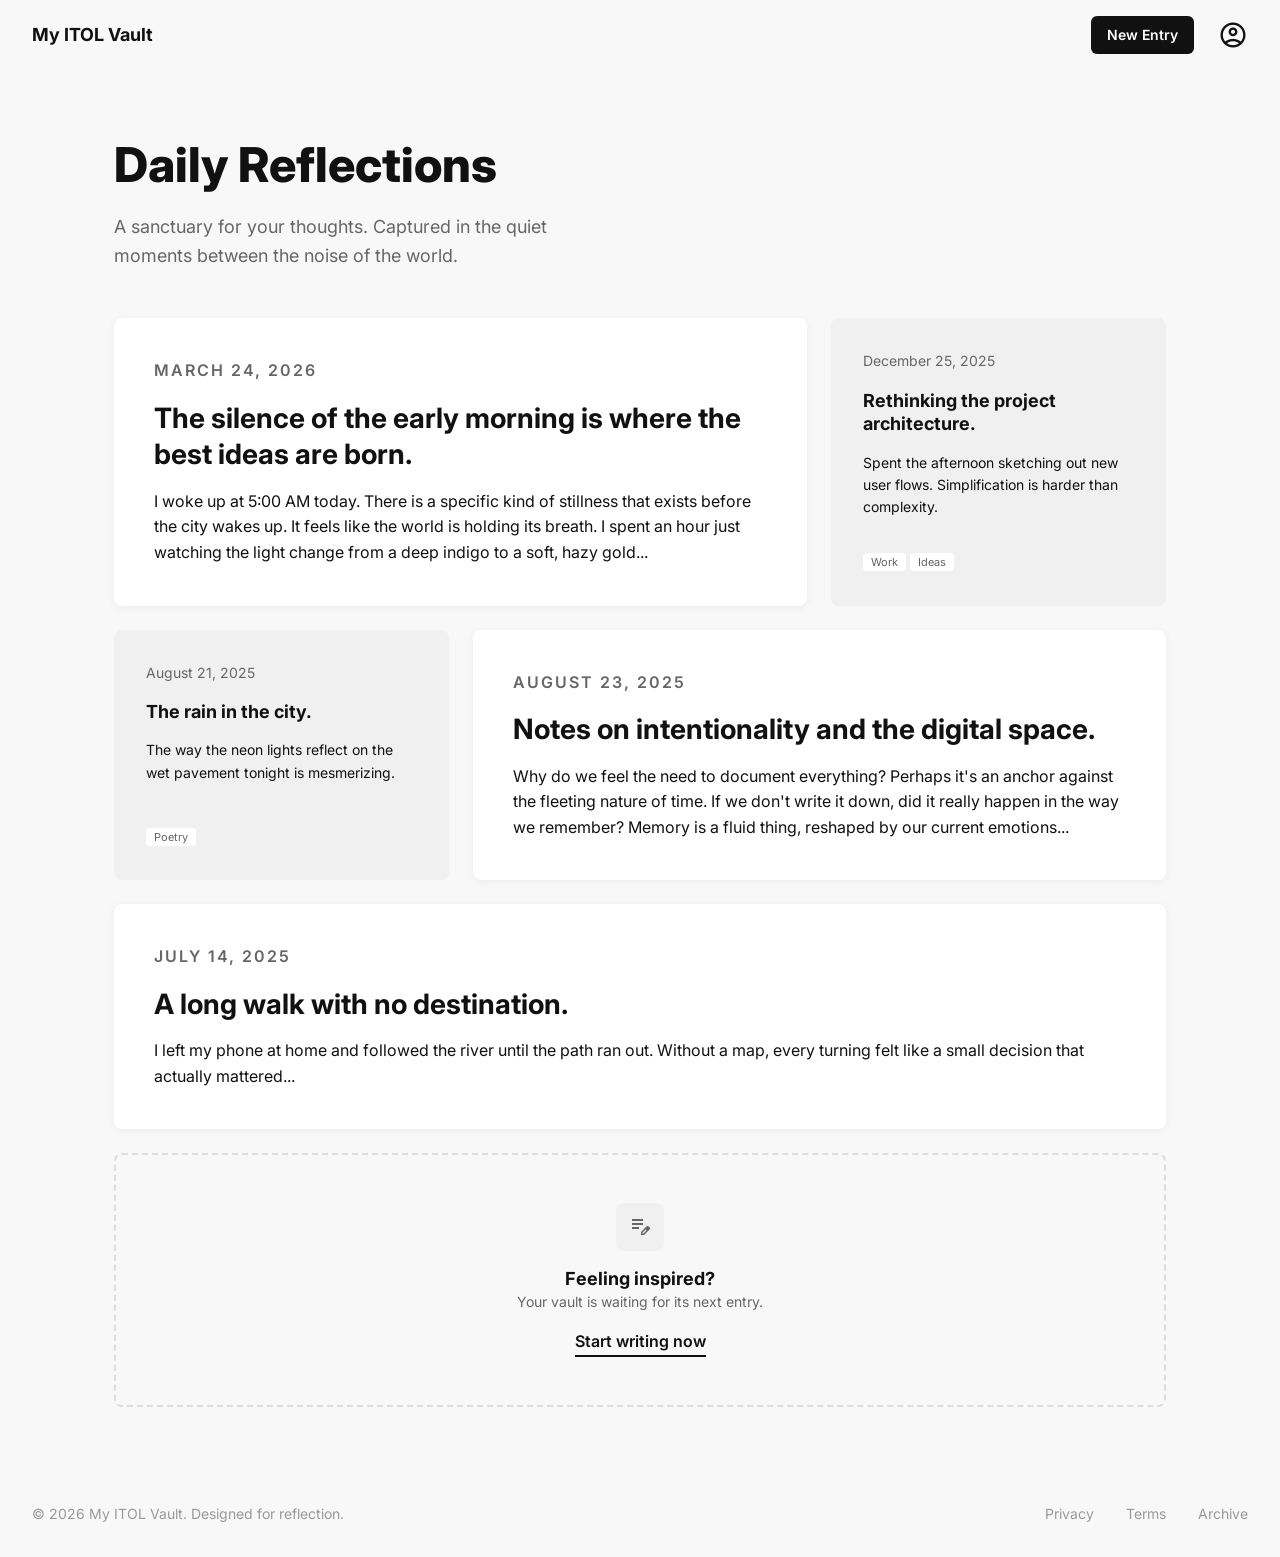
<file: index.html>
<!DOCTYPE html>
<html lang="en">
<head>
  <meta charset="UTF-8">
  <meta name="viewport" content="width=device-width, initial-scale=1.0">
  <title>My ITOL Vault</title>
  <link rel="stylesheet" href="https://fonts.googleapis.com/css2?family=Inter:wght@400;600;700;800&display=swap">
  <link rel="stylesheet" href="https://fonts.googleapis.com/css2?family=Material+Symbols+Outlined">
  <link rel="stylesheet" href="css/styles.css">
</head>
<body>
  <header>
    <a href="index.html" class="logo">My ITOL Vault</a>
    <div class="header-right">
      <a href="new-entry.html" class="button">New Entry</a>
      <a href="vault.html" class="profile-icon material-symbols-outlined" aria-label="My Vault">account_circle</a>
    </div>
  </header>

  <main class="container">
    <section class="intro">
      <h1>Daily Reflections</h1>
      <p>A sanctuary for your thoughts. Captured in the quiet moments between the noise of the world.</p>
    </section>

    <!-- Placeholder cards. These get replaced by saved entries in Milestone 4. -->
    <section class="card-grid">
      <article class="card wide">
        <p class="date">March 24, 2026</p>
        <h2>The silence of the early morning is where the best ideas are born.</h2>
        <p>I woke up at 5:00 AM today. There is a specific kind of stillness that exists before the city wakes up. It feels like the world is holding its breath. I spent an hour just watching the light change from a deep indigo to a soft, hazy gold...</p>
      </article>

      <article class="card">
        <p class="date">December 25, 2025</p>
        <h2>Rethinking the project architecture.</h2>
        <p>Spent the afternoon sketching out new user flows. Simplification is harder than complexity.</p>
        <div class="tags">
          <span class="tag">Work</span>
          <span class="tag">Ideas</span>
        </div>
      </article>

      <article class="card">
        <p class="date">August 21, 2025</p>
        <h2>The rain in the city.</h2>
        <p>The way the neon lights reflect on the wet pavement tonight is mesmerizing.</p>
        <div class="tags">
          <span class="tag">Poetry</span>
        </div>
      </article>

      <article class="card wide">
        <p class="date">August 23, 2025</p>
        <h2>Notes on intentionality and the digital space.</h2>
        <p>Why do we feel the need to document everything? Perhaps it's an anchor against the fleeting nature of time. If we don't write it down, did it really happen in the way we remember? Memory is a fluid thing, reshaped by our current emotions...</p>
      </article>

      <article class="card wide full">
        <p class="date">July 14, 2025</p>
        <h2>A long walk with no destination.</h2>
        <p>I left my phone at home and followed the river until the path ran out. Without a map, every turning felt like a small decision that actually mattered...</p>
      </article>
    </section>

    <section class="inspire-box">
      <span class="inspire-icon material-symbols-outlined">edit_note</span>
      <h2>Feeling inspired?</h2>
      <p>Your vault is waiting for its next entry.</p>
      <a href="new-entry.html" class="underline-link">Start writing now</a>
    </section>
  </main>

  <footer>
    <p>&copy; 2026 My ITOL Vault. Designed for reflection.</p>
    <div>
      <a href="#">Privacy</a>
      <a href="#">Terms</a>
      <a href="vault.html">Archive</a>
    </div>
  </footer>
</body>
</html>
</file>
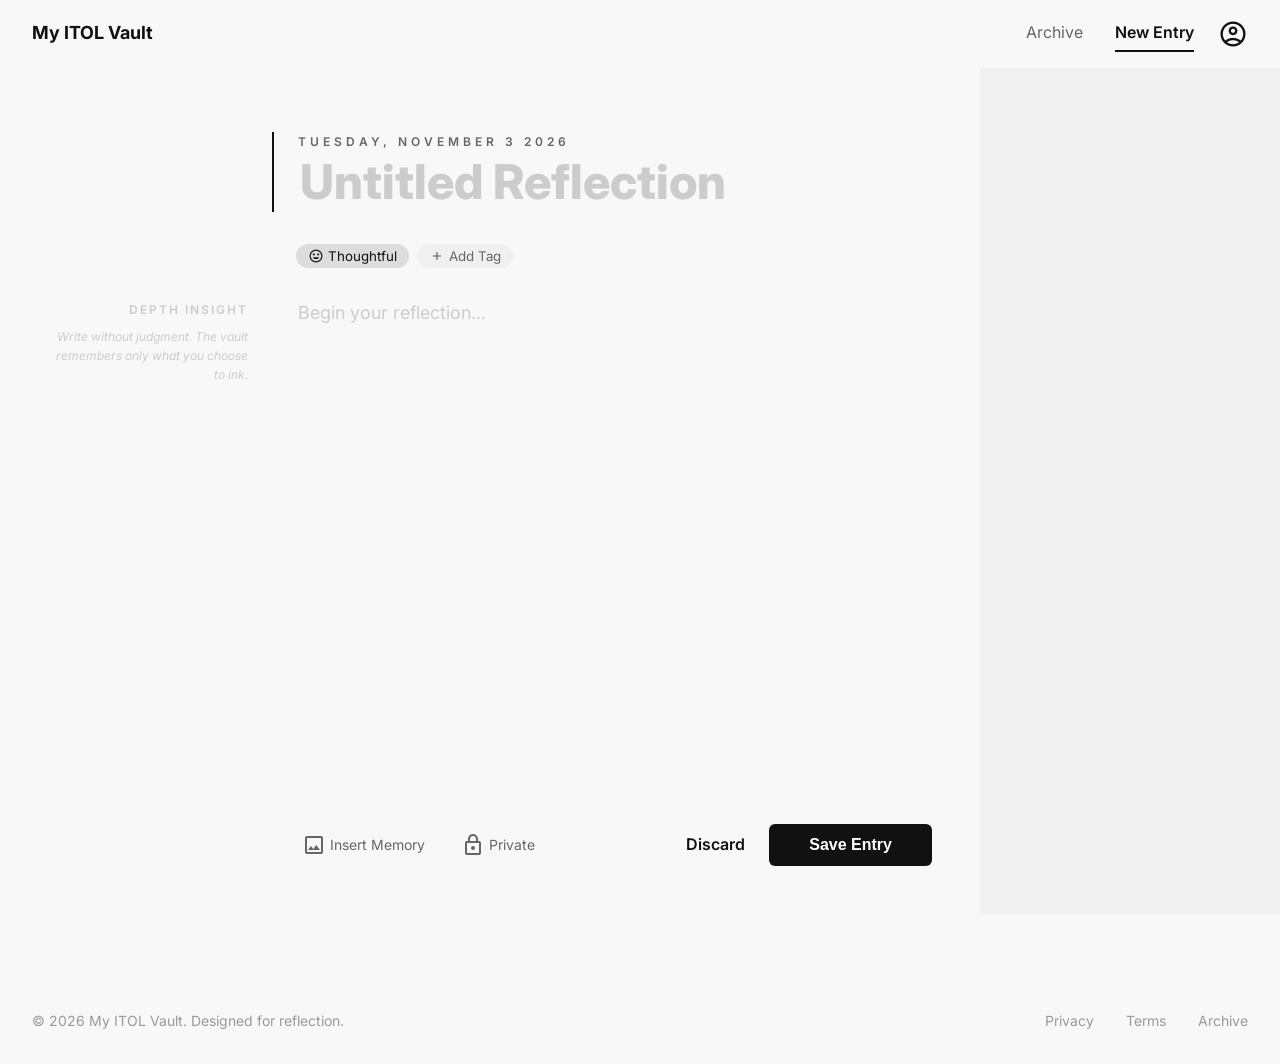
<file: new-entry.html>
<!DOCTYPE html>
<html lang="en">
<head>
  <meta charset="UTF-8">
  <meta name="viewport" content="width=device-width, initial-scale=1.0">
  <title>New Entry - My ITOL Vault</title>
  <link rel="stylesheet" href="https://fonts.googleapis.com/css2?family=Inter:wght@400;600;700;800&display=swap">
  <link rel="stylesheet" href="https://fonts.googleapis.com/css2?family=Material+Symbols+Outlined">
  <link rel="stylesheet" href="css/styles.css">
</head>
<body>
  <header>
    <a href="index.html" class="logo">My ITOL Vault</a>
    <div class="header-right">
      <nav>
        <a href="vault.html" class="nav-link">Archive</a>
        <a href="new-entry.html" class="nav-link active">New Entry</a>
      </nav>
      <a href="vault.html" class="profile-icon material-symbols-outlined" aria-label="My Vault">account_circle</a>
    </div>
  </header>

  <main class="editor-page">
    <form class="editor-form" id="entry-form">
      <div class="editor-heading">
        <p class="date">Tuesday, November 3 2026</p>
        <input type="text" id="entry-title" class="title-input" placeholder="Untitled Reflection" aria-label="Title">
      </div>

      <div class="mood-buttons">
        <button type="button" class="mood-button selected">
          <span class="material-symbols-outlined">mood</span> Thoughtful
        </button>
        <button type="button" class="mood-button">
          <span class="material-symbols-outlined">add</span> Add Tag
        </button>
      </div>

      <div class="writing-area">
        <div class="tip">
          <p class="tip-title">Depth insight</p>
          <p class="tip-text">Write without judgment. The vault remembers only what you choose to ink.</p>
        </div>
        <textarea id="entry-body" class="body-input" placeholder="Begin your reflection..." aria-label="Reflection"></textarea>
      </div>

      <div class="toolbar">
        <div>
          <button type="button" class="tool-button">
            <span class="material-symbols-outlined">image</span> Insert Memory
          </button>
          <button type="button" class="tool-button">
            <span class="material-symbols-outlined">lock</span> Private
          </button>
        </div>
        <div>
          <a href="index.html">Discard</a>
          <button type="submit" id="save-entry" class="button save-button">Save Entry</button>
        </div>
      </div>
    </form>

    <div class="editor-side"></div>
  </main>

  <footer>
    <p>&copy; 2026 My ITOL Vault. Designed for reflection.</p>
    <div>
      <a href="#">Privacy</a>
      <a href="#">Terms</a>
      <a href="vault.html">Archive</a>
    </div>
  </footer>
</body>
</html>
</file>
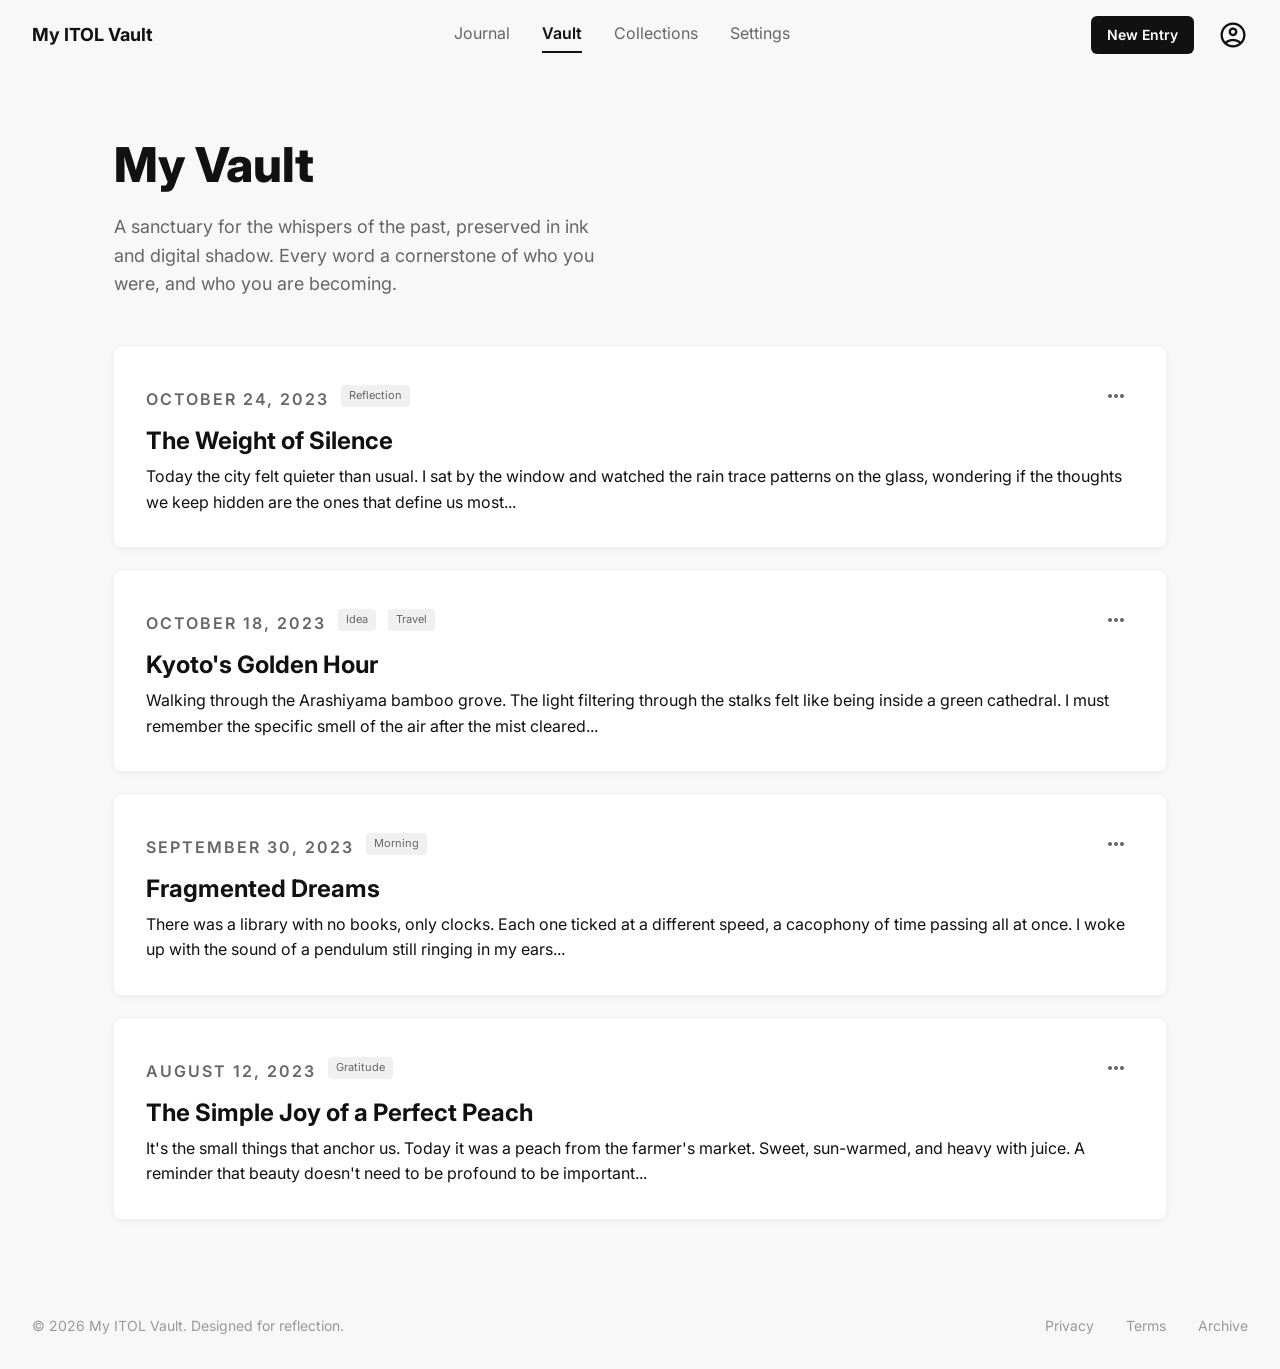
<file: vault.html>
<!DOCTYPE html>
<html lang="en">
<head>
  <meta charset="UTF-8">
  <meta name="viewport" content="width=device-width, initial-scale=1.0">
  <title>My Vault - My ITOL Vault</title>
  <link rel="stylesheet" href="https://fonts.googleapis.com/css2?family=Inter:wght@400;600;700;800&display=swap">
  <link rel="stylesheet" href="https://fonts.googleapis.com/css2?family=Material+Symbols+Outlined">
  <link rel="stylesheet" href="css/styles.css">
</head>
<body>
  <header>
    <a href="index.html" class="logo">My ITOL Vault</a>
    <nav>
      <a href="index.html" class="nav-link">Journal</a>
      <a href="vault.html" class="nav-link active">Vault</a>
      <a href="#" class="nav-link">Collections</a>
      <a href="#" class="nav-link">Settings</a>
    </nav>
    <div class="header-right">
      <a href="new-entry.html" class="button">New Entry</a>
      <a href="vault.html" class="profile-icon material-symbols-outlined" aria-label="My Vault">account_circle</a>
    </div>
  </header>

  <main class="container">
    <section class="intro">
      <h1>My Vault</h1>
      <p>A sanctuary for the whispers of the past, preserved in ink and digital shadow. Every word a cornerstone of who you were, and who you are becoming.</p>
    </section>

    <!-- Placeholder rows. These get replaced by every saved entry in Milestone 5. -->
    <section class="entry-list">
      <article class="entry-row">
        <div class="row-top">
          <div>
            <p class="date">October 24, 2023</p>
            <span class="tag">Reflection</span>
          </div>
          <button type="button" class="more-button material-symbols-outlined" aria-label="More options">more_horiz</button>
        </div>
        <h2>The Weight of Silence</h2>
        <p>Today the city felt quieter than usual. I sat by the window and watched the rain trace patterns on the glass, wondering if the thoughts we keep hidden are the ones that define us most...</p>
      </article>

      <article class="entry-row">
        <div class="row-top">
          <div>
            <p class="date">October 18, 2023</p>
            <span class="tag">Idea</span>
            <span class="tag">Travel</span>
          </div>
          <button type="button" class="more-button material-symbols-outlined" aria-label="More options">more_horiz</button>
        </div>
        <h2>Kyoto's Golden Hour</h2>
        <p>Walking through the Arashiyama bamboo grove. The light filtering through the stalks felt like being inside a green cathedral. I must remember the specific smell of the air after the mist cleared...</p>
      </article>

      <article class="entry-row">
        <div class="row-top">
          <div>
            <p class="date">September 30, 2023</p>
            <span class="tag">Morning</span>
          </div>
          <button type="button" class="more-button material-symbols-outlined" aria-label="More options">more_horiz</button>
        </div>
        <h2>Fragmented Dreams</h2>
        <p>There was a library with no books, only clocks. Each one ticked at a different speed, a cacophony of time passing all at once. I woke up with the sound of a pendulum still ringing in my ears...</p>
      </article>

      <article class="entry-row">
        <div class="row-top">
          <div>
            <p class="date">August 12, 2023</p>
            <span class="tag">Gratitude</span>
          </div>
          <button type="button" class="more-button material-symbols-outlined" aria-label="More options">more_horiz</button>
        </div>
        <h2>The Simple Joy of a Perfect Peach</h2>
        <p>It's the small things that anchor us. Today it was a peach from the farmer's market. Sweet, sun-warmed, and heavy with juice. A reminder that beauty doesn't need to be profound to be important...</p>
      </article>
    </section>
  </main>

  <footer>
    <p>&copy; 2026 My ITOL Vault. Designed for reflection.</p>
    <div>
      <a href="#">Privacy</a>
      <a href="#">Terms</a>
      <a href="vault.html">Archive</a>
    </div>
  </footer>
</body>
</html>
</file>
<file: css/styles.css>
/* ===== Colours used across the site ===== */
:root {
  --background: #f8f8f8;
  --white: #ffffff;
  --light-grey: #f0f0f0;
  --text: #111111;
  --text-grey: #666666;
  --placeholder: #cccccc;
}

/* ===== Basics ===== */
* {
  box-sizing: border-box;
}

body {
  margin: 0;
  background-color: var(--background);
  color: var(--text);
  font-family: "Inter", Arial, sans-serif;
  line-height: 1.6;
}

a {
  color: inherit;
  text-decoration: none;
}

h1,
h2,
p {
  margin: 0;
}

h1,
h2 {
  line-height: 1.3;
}

.container {
  max-width: 1100px;
  margin: 0 auto;
  padding: 0 24px;
}

/* ===== Header ===== */
header {
  display: flex;
  justify-content: space-between;
  align-items: center;
  padding: 16px 32px;
}

.logo {
  font-size: 18px;
  font-weight: 700;
}

nav {
  display: flex;
  gap: 32px;
}

.nav-link {
  color: var(--text-grey);
  padding: 4px 0;
}

.nav-link.active {
  color: var(--text);
  font-weight: 600;
  border-bottom: 2px solid var(--text);
}

.header-right {
  display: flex;
  align-items: center;
  gap: 24px;
}

.button {
  background-color: var(--text);
  color: var(--white);
  padding: 8px 16px;
  border: none;
  border-radius: 6px;
  font-size: 14px;
  font-weight: 600;
  cursor: pointer;
}

.profile-icon {
  font-size: 30px;
}

/* ===== Page title section ===== */
.intro {
  padding: 64px 0 48px;
}

.intro h1 {
  font-size: 48px;
  font-weight: 800;
}

.intro p {
  max-width: 500px;
  margin-top: 16px;
  color: var(--text-grey);
  font-size: 18px;
}

/* ===== Things shared by cards and rows ===== */
.date {
  color: var(--text-grey);
  font-size: 12px;
  font-weight: 600;
  text-transform: uppercase;
  letter-spacing: 2px;
}

.tag {
  background-color: var(--light-grey);
  color: var(--text-grey);
  padding: 2px 8px;
  border-radius: 4px;
  font-size: 11px;
}

/* ===== Home page grid ===== */
.card-grid {
  display: grid;
  grid-template-columns: 1fr 1fr 1fr;
  gap: 24px;
}

/* A normal card takes 1 of the 3 columns */
.card {
  display: flex;
  flex-direction: column;
  gap: 16px;
  background-color: var(--light-grey);
  padding: 32px;
  border-radius: 8px;
}

.card h2 {
  font-size: 18px;
}

.card p {
  font-size: 14px;
}

.card .date {
  font-weight: 400;
  text-transform: none;
  letter-spacing: 0;
}

.card .tags {
  margin-top: auto; /* pushes the tags to the bottom of the card */
}

.card .tag {
  background-color: var(--white);
}

/* A wide card takes 2 of the 3 columns */
.card.wide {
  grid-column: span 2;
  background-color: var(--white);
  padding: 40px;
  box-shadow: 0 2px 8px rgba(0, 0, 0, 0.05);
}

.card.wide h2 {
  font-size: 28px;
}

.card.wide p {
  font-size: 16px;
}

.card.wide .date {
  font-weight: 600;
  text-transform: uppercase;
  letter-spacing: 2px;
}

/* A full card takes all 3 columns */
.card.full {
  grid-column: span 3;
}

/* ===== "Feeling inspired?" box ===== */
.inspire-box {
  margin-top: 24px;
  padding: 48px;
  border: 2px dashed #dddddd;
  border-radius: 8px;
  text-align: center;
}

.inspire-icon {
  background-color: var(--light-grey);
  color: var(--text-grey);
  padding: 12px;
  border-radius: 8px;
}

.inspire-box h2 {
  margin-top: 16px;
  font-size: 18px;
}

.inspire-box p {
  color: var(--text-grey);
  font-size: 14px;
}

.underline-link {
  display: inline-block;
  margin-top: 16px;
  font-weight: 600;
  border-bottom: 2px solid var(--text);
}

/* ===== Vault page rows ===== */
.entry-list {
  display: flex;
  flex-direction: column;
  gap: 24px;
}

.entry-row {
  background-color: var(--white);
  padding: 32px;
  border-radius: 8px;
  box-shadow: 0 2px 8px rgba(0, 0, 0, 0.05);
}

.row-top {
  display: flex;
  justify-content: space-between;
  align-items: center;
}

.row-top div {
  display: flex;
  flex-wrap: wrap;
  align-items: center;
  gap: 12px;
}

.more-button {
  background: none;
  border: none;
  color: var(--text-grey);
  cursor: pointer;
}

.entry-row h2 {
  margin-top: 12px;
  font-size: 24px;
}

.entry-row p {
  margin-top: 8px;
  font-size: 16px;
}

/* ===== New entry page ===== */
.editor-page {
  display: flex;
}

.editor-form {
  flex: 1;
  padding: 64px 48px 48px;
}

/* The heading, tags and toolbar line up with the text box,
   which starts 248px in (200px note + 48px gap) */
.editor-heading,
.mood-buttons,
.toolbar {
  margin-left: 248px;
}

.editor-heading {
  border-left: 2px solid var(--text);
  padding-left: 24px;
  margin-left: 224px; /* 248px minus the 24px padding */
}

.editor-heading .date {
  letter-spacing: 4px;
}

.title-input {
  width: 100%;
  border: none;
  background: none;
  font-family: inherit;
  font-size: 48px;
  font-weight: 800;
}

.title-input::placeholder {
  color: var(--placeholder);
}

.mood-buttons {
  display: flex;
  gap: 8px;
  margin-top: 32px;
}

.mood-button {
  display: flex;
  align-items: center;
  gap: 4px;
  background-color: var(--light-grey);
  color: var(--text-grey);
  padding: 4px 12px;
  border: none;
  border-radius: 20px;
  font-family: inherit;
  cursor: pointer;
}

.mood-button.selected {
  background-color: #dddddd;
  color: var(--text);
}

.mood-button .material-symbols-outlined {
  font-size: 16px;
}

.writing-area {
  display: flex;
  gap: 48px;
  margin-top: 32px;
}

.tip {
  width: 200px;
  color: var(--placeholder);
  font-size: 12px;
  text-align: right;
}

.tip-title {
  font-weight: 600;
  text-transform: uppercase;
  letter-spacing: 2px;
}

.tip-text {
  margin-top: 8px;
  font-style: italic;
}

.body-input {
  flex: 1;
  height: 500px;
  border: none;
  background: none;
  font-family: inherit;
  font-size: 18px;
  resize: none;
}

.body-input::placeholder {
  color: var(--placeholder);
}

.toolbar {
  display: flex;
  justify-content: space-between;
  align-items: center;
  margin-top: 24px;
}

.toolbar div {
  display: flex;
  align-items: center;
  gap: 24px;
}

.toolbar a {
  font-weight: 600;
}

.tool-button {
  display: flex;
  align-items: center;
  gap: 4px;
  background: none;
  border: none;
  color: var(--text-grey);
  font-family: inherit;
  font-size: 14px;
  cursor: pointer;
}

.save-button {
  padding: 12px 40px;
  font-size: 16px;
}

.editor-side {
  width: 300px;
  background-color: var(--light-grey);
}

/* ===== Footer ===== */
footer {
  display: flex;
  justify-content: space-between;
  margin-top: 64px;
  padding: 32px;
  color: #999999;
  font-size: 14px;
}

footer div {
  display: flex;
  gap: 32px;
}

/* ===== Phones and small screens ===== */
@media (max-width: 800px) {
  header {
    flex-wrap: wrap;
    gap: 16px;
    padding: 16px;
  }

  .intro h1,
  .title-input {
    font-size: 36px;
  }

  /* Every card goes full width, one per row */
  .card-grid {
    grid-template-columns: 1fr;
  }

  .card.wide,
  .card.full {
    grid-column: span 1;
  }

  /* The editor loses its side note and grey panel */
  .editor-form {
    padding: 32px 16px;
  }

  .editor-heading,
  .mood-buttons,
  .toolbar {
    margin-left: 0;
  }

  .tip,
  .editor-side {
    display: none;
  }

  .toolbar {
    flex-wrap: wrap;
    gap: 16px;
  }

  footer {
    flex-direction: column;
    gap: 8px;
    padding: 24px 16px;
  }
}
</file>
